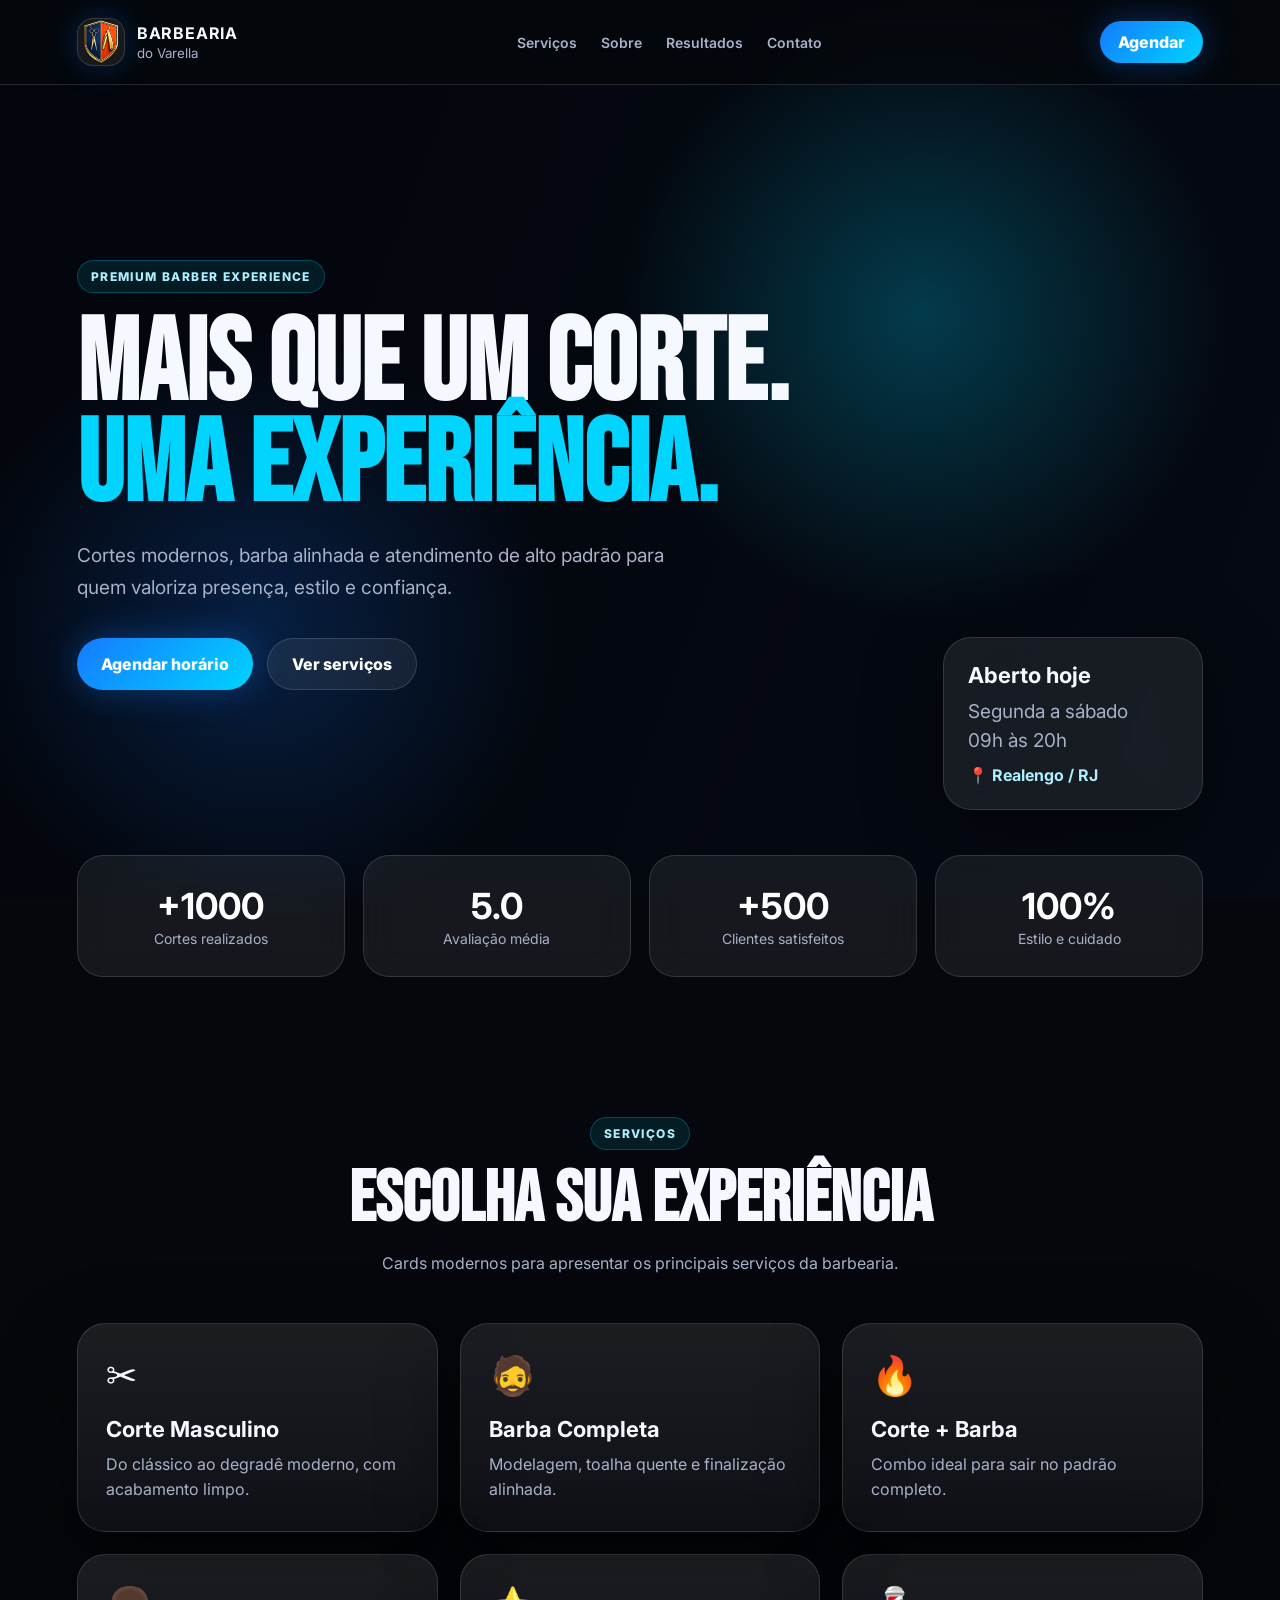
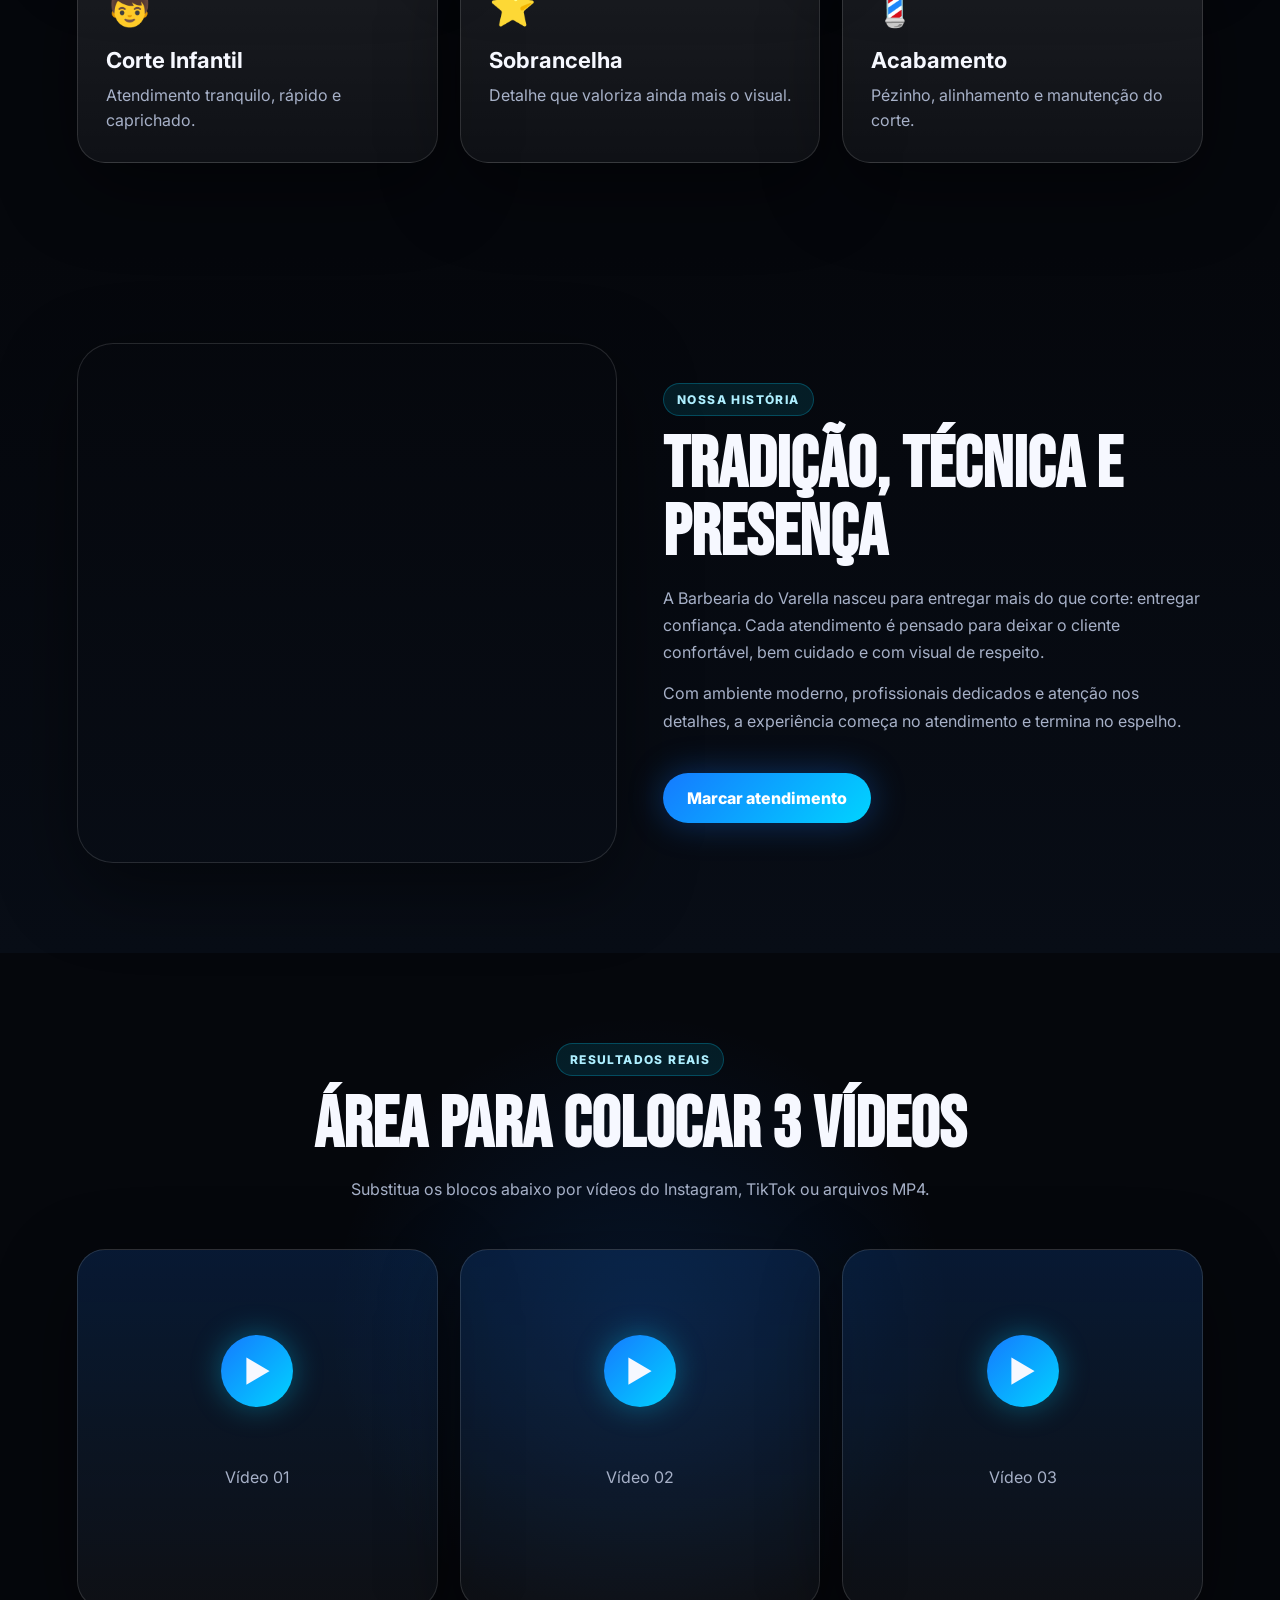
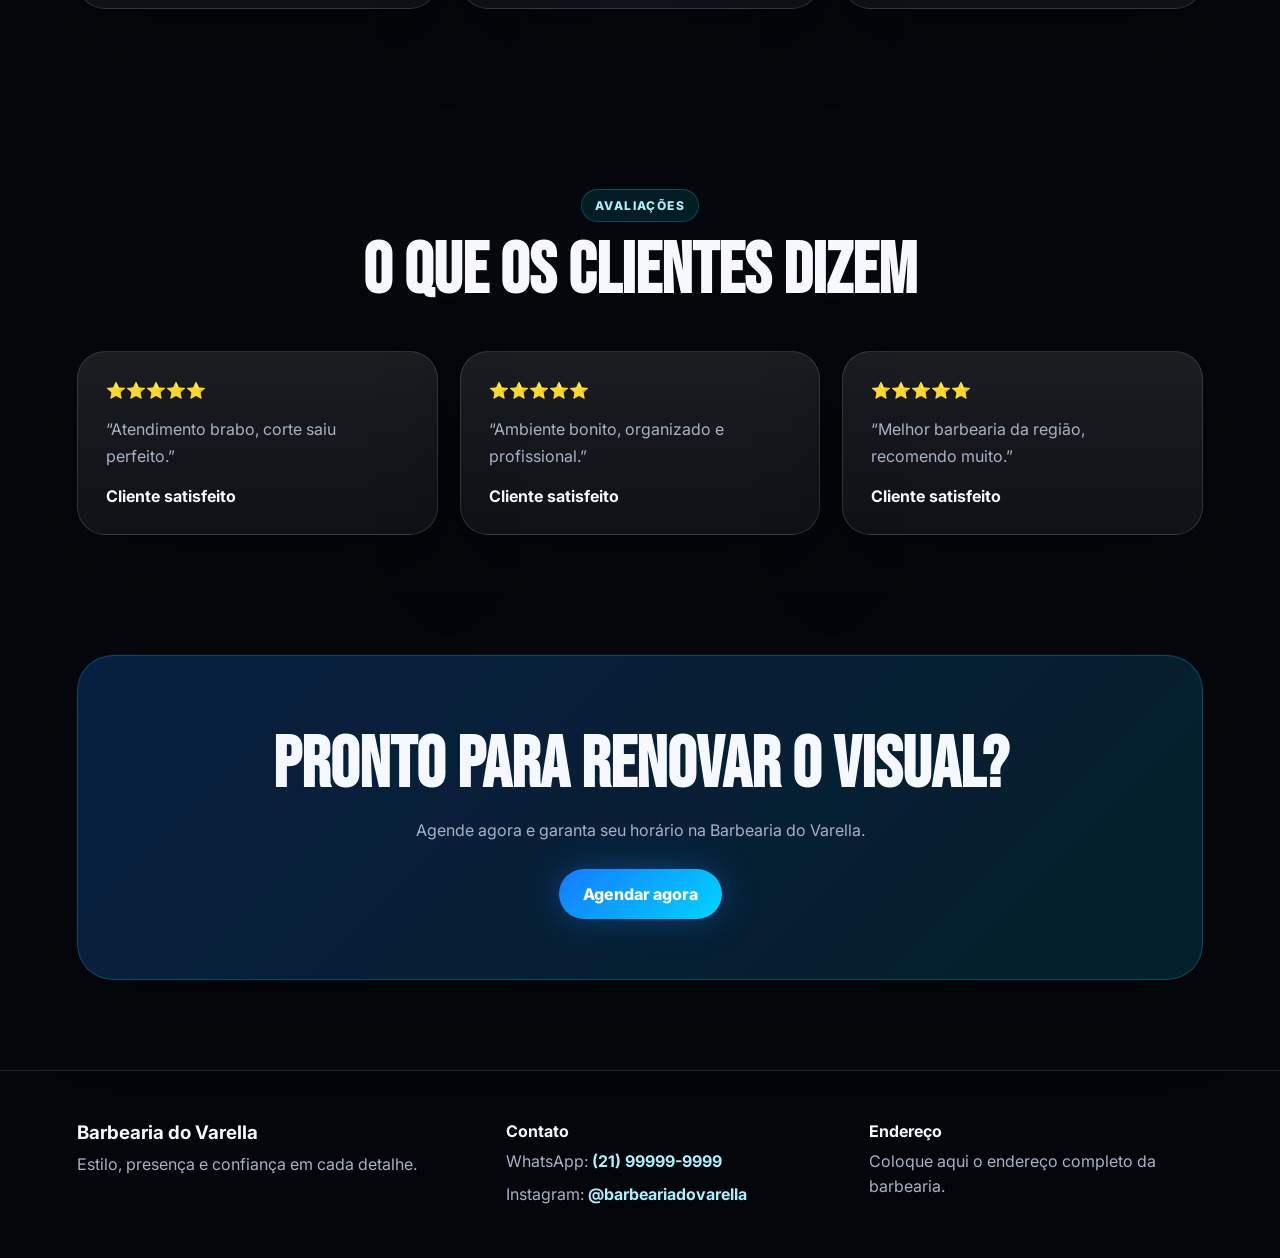
<file: index.html>
<!DOCTYPE html>
<html lang="pt-BR">
<head>
  <meta charset="UTF-8" />
  <meta name="viewport" content="width=device-width, initial-scale=1.0" />
  <title>Barbearia do Varella | Premium Barber</title>
  <link rel="preconnect" href="https://fonts.googleapis.com">
  <link rel="preconnect" href="https://fonts.gstatic.com" crossorigin>
  <link href="https://fonts.googleapis.com/css2?family=Bebas+Neue&family=Inter:wght@400;500;600;700;800&display=swap" rel="stylesheet">
  <link rel="icon" type="image/svg+xml" href="assets/logo/favicon.svg" />
  <link rel="apple-touch-icon" href="assets/logo/favicon.svg" />
  <link rel="stylesheet" href="style.css" />
</head>
<body>
  <header class="navbar">
    <a class="brand" href="index.html#inicio" aria-label="Voltar para o início">
      <span class="brand-logo"><img src="assets/logo/logo-escudo.svg" alt="Logo Barbearia do Varella"></span>
      <span><strong>Barbearia</strong><small>do Varella</small></span>
    </a>
    <nav>
      <a href="#servicos">Serviços</a>
      <a href="#sobre">Sobre</a>
      <a href="#resultados">Resultados</a>
      <a href="#contato">Contato</a>
    </nav>
    <a class="btn btn-small" href="agendamento.html">Agendar</a>
  </header>

  <main>
    <section class="hero" id="inicio">
      <div class="hero-bg"></div>
      <div class="hero-overlay"></div>
      <div class="hero-content reveal">
        <span class="tag">Premium barber experience</span>
        <h1>Mais que um corte. <br><span>Uma experiência.</span></h1>
        <p>Cortes modernos, barba alinhada e atendimento de alto padrão para quem valoriza presença, estilo e confiança.</p>
        <div class="hero-actions">
          <a class="btn" href="agendamento.html">Agendar horário</a>
          <a class="btn ghost" href="#servicos">Ver serviços</a>
        </div>
      </div>
      <div class="hero-card reveal">
        <strong>Aberto hoje</strong>
        <p>Segunda a sábado<br>09h às 20h</p>
        <span>📍 Realengo / RJ</span>
      </div>
    </section>

    <section class="stats reveal">
      <div><strong>+1000</strong><span>Cortes realizados</span></div>
      <div><strong>5.0</strong><span>Avaliação média</span></div>
      <div><strong>+500</strong><span>Clientes satisfeitos</span></div>
      <div><strong>100%</strong><span>Estilo e cuidado</span></div>
    </section>

    <section class="section" id="servicos">
      <div class="section-title reveal">
        <span class="tag">Serviços</span>
        <h2>Escolha sua experiência</h2>
        <p>Cards modernos para apresentar os principais serviços da barbearia.</p>
      </div>
      <div class="cards">
        <article class="service-card reveal"><span>✂️</span><h3>Corte Masculino</h3><p>Do clássico ao degradê moderno, com acabamento limpo.</p></article>
        <article class="service-card reveal"><span>🧔</span><h3>Barba Completa</h3><p>Modelagem, toalha quente e finalização alinhada.</p></article>
        <article class="service-card reveal"><span>🔥</span><h3>Corte + Barba</h3><p>Combo ideal para sair no padrão completo.</p></article>
        <article class="service-card reveal"><span>👦</span><h3>Corte Infantil</h3><p>Atendimento tranquilo, rápido e caprichado.</p></article>
        <article class="service-card reveal"><span>⭐</span><h3>Sobrancelha</h3><p>Detalhe que valoriza ainda mais o visual.</p></article>
        <article class="service-card reveal"><span>💈</span><h3>Acabamento</h3><p>Pézinho, alinhamento e manutenção do corte.</p></article>
      </div>
    </section>

    <section class="about" id="sobre">
      <div class="about-img reveal"></div>
      <div class="about-text reveal">
        <span class="tag">Nossa história</span>
        <h2>Tradição, técnica e presença</h2>
        <p>A Barbearia do Varella nasceu para entregar mais do que corte: entregar confiança. Cada atendimento é pensado para deixar o cliente confortável, bem cuidado e com visual de respeito.</p>
        <p>Com ambiente moderno, profissionais dedicados e atenção nos detalhes, a experiência começa no atendimento e termina no espelho.</p>
        <a class="btn" href="agendamento.html">Marcar atendimento</a>
      </div>
    </section>

    <section class="section video-section" id="resultados">
      <div class="section-title reveal">
        <span class="tag">Resultados reais</span>
        <h2>Área para colocar 3 vídeos</h2>
        <p>Substitua os blocos abaixo por vídeos do Instagram, TikTok ou arquivos MP4.</p>
      </div>
      <div class="videos">
        <div class="video-box reveal"><span>▶</span><p>Vídeo 01</p></div>
        <div class="video-box reveal"><span>▶</span><p>Vídeo 02</p></div>
        <div class="video-box reveal"><span>▶</span><p>Vídeo 03</p></div>
      </div>
    </section>

    <section class="reviews section">
      <div class="section-title reveal">
        <span class="tag">Avaliações</span>
        <h2>O que os clientes dizem</h2>
      </div>
      <div class="review-grid">
        <div class="review reveal">⭐⭐⭐⭐⭐<p>“Atendimento brabo, corte saiu perfeito.”</p><strong>Cliente satisfeito</strong></div>
        <div class="review reveal">⭐⭐⭐⭐⭐<p>“Ambiente bonito, organizado e profissional.”</p><strong>Cliente satisfeito</strong></div>
        <div class="review reveal">⭐⭐⭐⭐⭐<p>“Melhor barbearia da região, recomendo muito.”</p><strong>Cliente satisfeito</strong></div>
      </div>
    </section>

    <section class="cta reveal">
      <h2>Pronto para renovar o visual?</h2>
      <p>Agende agora e garanta seu horário na Barbearia do Varella.</p>
      <a class="btn" href="agendamento.html">Agendar agora</a>
    </section>
  </main>

  <footer id="contato">
    <div>
      <h3>Barbearia do Varella</h3>
      <p>Estilo, presença e confiança em cada detalhe.</p>
    </div>
    <div>
      <strong>Contato</strong>
      <p>WhatsApp: <a href="https://wa.me/5521999999999" target="_blank">(21) 99999-9999</a></p>
      <p>Instagram: <a href="https://instagram.com/barbeariadovarella" target="_blank">@barbeariadovarella</a></p>
    </div>
    <div>
      <strong>Endereço</strong>
      <p>Coloque aqui o endereço completo da barbearia.</p>
    </div>
  </footer>

  <script src="script.js"></script>
</body>
</html>
</file>
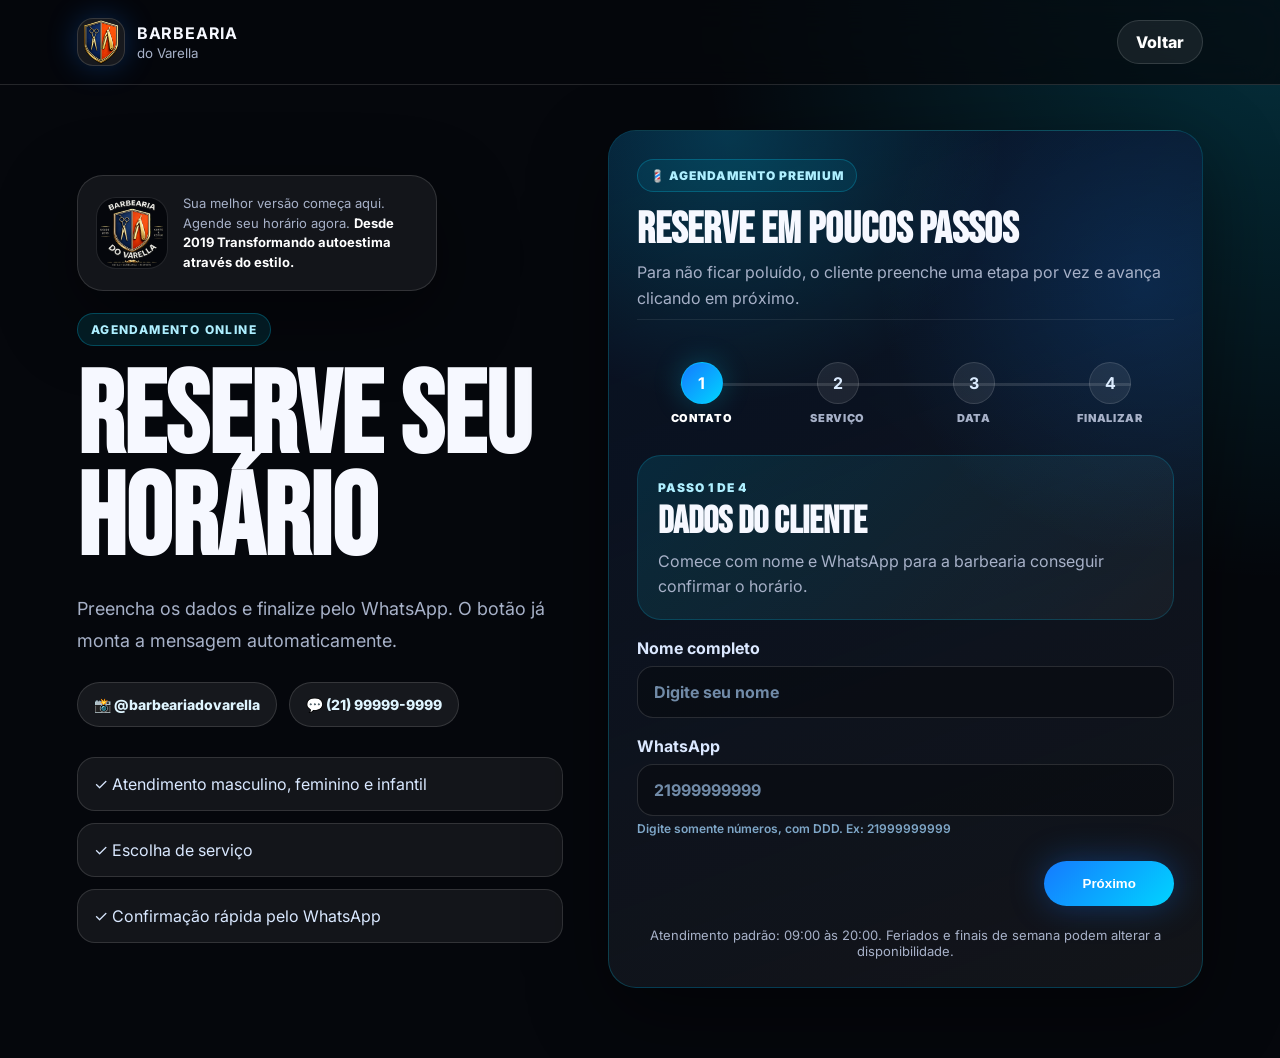
<file: agendamento.html>
<!DOCTYPE html>
<html lang="pt-BR">
<head>
  <meta charset="UTF-8" />
  <meta name="viewport" content="width=device-width, initial-scale=1.0" />
  <title>Agendamento | Barbearia do Varella</title>
  <link rel="preconnect" href="https://fonts.googleapis.com">
  <link rel="preconnect" href="https://fonts.gstatic.com" crossorigin>
  <link href="https://fonts.googleapis.com/css2?family=Bebas+Neue&family=Inter:wght@400;500;600;700;800&display=swap" rel="stylesheet">
  <link rel="icon" type="image/svg+xml" href="assets/logo/favicon.svg" />
  <link rel="apple-touch-icon" href="assets/logo/favicon.svg" />
  <link rel="stylesheet" href="style.css" />
</head>
<body class="schedule-page">
  <header class="navbar">
    <a class="brand" href="index.html#inicio" aria-label="Voltar para o início">
      <span class="brand-logo"><img src="assets/logo/logo-escudo.svg" alt="Logo Barbearia do Varella"></span>
      <span><strong>Barbearia</strong><small>do Varella</small></span>
    </a>
    <a class="btn btn-small ghost" href="index.html">Voltar</a>
  </header>

  <main class="schedule-wrap">
    <section class="schedule-info reveal">
      <div class="schedule-logo-box">
        <img src="assets/logo/logo-principal.svg" alt="Logo da Barbearia do Varella">
        <span>Sua melhor versão começa aqui. Agende seu horário agora.  
          <strong> Desde 2019 Transformando autoestima através do estilo.</strong></span>
      </div>
      <span class="tag">Agendamento online</span>
      <h1>Reserve seu horário</h1>
      <p>Preencha os dados e finalize pelo WhatsApp. O botão já monta a mensagem automaticamente.</p>
      <div class="contact-actions">
        <a class="contact-pill" href="https://instagram.com/barbeariadovarella" target="_blank">📸 @barbeariadovarella</a>
        <a class="contact-pill" href="https://wa.me/5521999999999" target="_blank">💬 (21) 99999-9999</a>
      </div>
      <div class="glass-list">
        <span>✓ Atendimento masculino, feminino e infantil</span>
        <span>✓ Escolha de serviço</span>
        <span>✓ Confirmação rápida pelo WhatsApp</span>
      </div>
    </section>

    <form class="schedule-form reveal premium-booking wizard-booking" id="bookingForm" novalidate>
      <div class="form-header">
        <span class="mini-tag">💈 Agendamento premium</span>
        <h2>Reserve em poucos passos</h2>
        <p>Para não ficar poluído, o cliente preenche uma etapa por vez e avança clicando em próximo.</p>
      </div>

      <div class="wizard-progress" aria-label="Progresso do agendamento">
        <div class="wizard-line"><span id="progressFill"></span></div>
        <button type="button" class="step-dot active" data-step="0"><b>1</b><small>Contato</small></button>
        <button type="button" class="step-dot" data-step="1"><b>2</b><small>Serviço</small></button>
        <button type="button" class="step-dot" data-step="2"><b>3</b><small>Data</small></button>
        <button type="button" class="step-dot" data-step="3"><b>4</b><small>Finalizar</small></button>
      </div>

      <div class="wizard-step active" data-step="0">
        <div class="step-title">
          <span>Passo 1 de 4</span>
          <h3>Dados do cliente</h3>
          <p>Comece com nome e WhatsApp para a barbearia conseguir confirmar o horário.</p>
        </div>
        <label>Nome completo<input type="text" id="nome" placeholder="Digite seu nome" required></label>
        <label>WhatsApp<input type="tel" id="telefone" inputmode="numeric" pattern="[0-9]*" maxlength="11" placeholder="21999999999" autocomplete="tel" required><small class="input-hint">Digite somente números, com DDD. Ex: 21999999999</small></label>
      </div>

      <div class="wizard-step" data-step="1">
        <div class="step-title">
          <span>Passo 2 de 4</span>
          <h3>Tipo e serviço</h3>
          <p>Escolha o tipo de atendimento e o serviço desejado.</p>
        </div>
        <label>Tipo de atendimento
          <select id="tipo" required>
            <option value="">Selecione</option>
            <option>Masculino</option>
            <option>Feminino</option>
            <option>Criança</option>
          </select>
        </label>
        <label>Serviço
          <select id="servico" required>
            <option value="">Selecione</option>
            <option>Corte Masculino</option>
            <option>Barba Completa</option>
            <option>Corte + Barba</option>
            <option>Corte Infantil</option>
            <option>Sobrancelha</option>
            <option>Acabamento</option>
          </select>
        </label>
      </div>

      <div class="wizard-step" data-step="2">
        <div class="step-title">
          <span>Passo 3 de 4</span>
          <h3>Data e horário</h3>
          <p>Horários disponíveis das 09:00 às 20:00, de 30 em 30 minutos.</p>
        </div>
        <div class="form-row">
          <label>Data<input type="date" id="data" required></label>
          <label>Horário
            <select id="hora" required>
              <option value="">Selecione</option>
              <option>09:00</option><option>09:30</option>
              <option>10:00</option><option>10:30</option>
              <option>11:00</option><option>11:30</option>
              <option>12:00</option><option>12:30</option>
              <option>13:00</option><option>13:30</option>
              <option>14:00</option><option>14:30</option>
              <option>15:00</option><option>15:30</option>
              <option>16:00</option><option>16:30</option>
              <option>17:00</option><option>17:30</option>
              <option>18:00</option><option>18:30</option>
              <option>19:00</option><option>19:30</option>
              <option>20:00</option>
            </select>
          </label>
        </div>
        <div class="holiday-alert">
          <strong>Atenção:</strong> horários em feriados e finais de semana podem ser afetados. Após enviar, aguarde a confirmação pelo WhatsApp.
        </div>
      </div>

      <div class="wizard-step" data-step="3">
        <div class="step-title">
          <span>Passo 4 de 4</span>
          <h3>Confirmação</h3>
          <p>Confira o resumo, adicione uma observação se quiser e envie para o WhatsApp.</p>
        </div>
        <div class="final-summary" id="finalSummary">
          <div><span>Cliente</span><strong>-</strong></div>
          <div><span>Serviço</span><strong>-</strong></div>
          <div><span>Data e horário</span><strong>-</strong></div>
        </div>
        <label>Observação<textarea id="obs" rows="4" placeholder="Ex: quero degradê baixo, barba alinhada..."></textarea></label>
      </div>

      <div class="wizard-actions">
        <button class="btn ghost" type="button" id="prevStep">Voltar</button>
        <button class="btn" type="button" id="nextStep">Próximo</button>
        <button class="btn btn-full send-btn" type="submit" id="sendBooking">Confirmar pelo WhatsApp</button>
      </div>

      <p class="form-note">Atendimento padrão: 09:00 às 20:00. Feriados e finais de semana podem alterar a disponibilidade.</p>
    </form>
  </main>

  <div class="custom-alert" id="customAlert" role="alert" aria-live="assertive">
    <div class="alert-icon">!</div>
    <div class="alert-content">
      <strong id="alertTitle">Atenção</strong>
      <span id="alertMessage">Preencha os campos obrigatórios.</span>
    </div>
    <button type="button" id="closeAlert" aria-label="Fechar aviso">×</button>
  </div>

  <script src="script.js"></script>
</body>
</html>
</file>
<file: style.css>
:root{
  --bg:#05070c;
  --bg2:#080d16;
  --blue:#157aff;
  --blue2:#00d4ff;
  --text:#f6f8ff;
  --muted:#a7b1c8;
  --card:rgba(255,255,255,.07);
  --stroke:rgba(255,255,255,.13);
  --shadow:0 25px 80px rgba(0,0,0,.45);
}
*{box-sizing:border-box;margin:0;padding:0}
html{scroll-behavior:smooth}
body{font-family:Inter,system-ui,sans-serif;background:var(--bg);color:var(--text);overflow-x:hidden}
a{text-decoration:none;color:inherit}
.navbar{position:fixed;top:0;left:0;width:100%;z-index:10;display:flex;align-items:center;justify-content:space-between;padding:18px 6%;background:rgba(5,7,12,.72);backdrop-filter:blur(18px);border-bottom:1px solid var(--stroke)}
.brand{display:flex;align-items:center;gap:12px}.brand-mark{width:48px;height:48px;border-radius:16px;display:grid;place-items:center;background:linear-gradient(135deg,var(--blue),var(--blue2));font-weight:900;box-shadow:0 0 30px rgba(21,122,255,.5)}
.brand strong{display:block;text-transform:uppercase;letter-spacing:.8px}.brand small{display:block;color:var(--muted);margin-top:2px}
nav{display:flex;gap:24px}nav a{color:var(--muted);font-weight:600;font-size:14px}nav a:hover{color:#fff}
.btn{display:inline-flex;align-items:center;justify-content:center;border:0;border-radius:999px;padding:15px 24px;background:linear-gradient(135deg,var(--blue),var(--blue2));color:#fff;font-weight:800;cursor:pointer;box-shadow:0 0 34px rgba(21,122,255,.35);transition:.25s}.btn:hover{transform:translateY(-2px);box-shadow:0 0 46px rgba(0,212,255,.45)}.btn-small{padding:11px 18px}.ghost{background:rgba(255,255,255,.07);box-shadow:none;border:1px solid var(--stroke)}
.hero{min-height:100vh;position:relative;display:flex;align-items:center;padding:130px 6% 80px;overflow:hidden}.hero-bg{position:absolute;inset:0;background:linear-gradient(110deg,#03060d 25%,rgba(5,10,20,.82)),url('https://images.unsplash.com/photo-1621605815971-fbc98d665033?auto=format&fit=crop&w=1600&q=80') center/cover}.hero-overlay{position:absolute;inset:0;background:radial-gradient(circle at 72% 35%,rgba(0,212,255,.25),transparent 28%),radial-gradient(circle at 20% 70%,rgba(21,122,255,.22),transparent 25%)}
.hero-content{position:relative;max-width:760px}.tag{display:inline-block;color:#aeefff;background:rgba(0,212,255,.1);border:1px solid rgba(0,212,255,.25);padding:8px 13px;border-radius:999px;font-size:12px;text-transform:uppercase;letter-spacing:1.4px;font-weight:800}.hero h1,.schedule-info h1{font-family:'Bebas Neue',sans-serif;font-size:clamp(58px,9vw,116px);line-height:.88;margin:22px 0}.hero h1 span,.schedule-info h1 span{color:var(--blue2)}.hero p{max-width:620px;color:var(--muted);font-size:19px;line-height:1.7}.hero-actions{display:flex;gap:14px;flex-wrap:wrap;margin-top:34px}.hero-card{position:absolute;right:6%;bottom:90px;width:260px;padding:24px;border:1px solid var(--stroke);background:rgba(255,255,255,.08);backdrop-filter:blur(18px);border-radius:28px;box-shadow:var(--shadow)}.hero-card strong{font-size:22px}.hero-card p{color:var(--muted);margin:10px 0;line-height:1.5}.hero-card span{color:#aeefff;font-weight:700}
.stats{display:grid;grid-template-columns:repeat(4,1fr);gap:18px;margin:-45px 6% 50px;position:relative;z-index:2}.stats div{padding:28px;background:rgba(255,255,255,.07);border:1px solid var(--stroke);border-radius:26px;text-align:center;backdrop-filter:blur(18px)}.stats strong{display:block;font-size:36px;color:#fff}.stats span{color:var(--muted);font-size:14px}
.section{padding:90px 6%}.section-title{text-align:center;max-width:720px;margin:0 auto 45px}.section-title h2,.about h2,.cta h2{font-family:'Bebas Neue';font-size:clamp(42px,6vw,72px);line-height:.95;margin:16px 0}.section-title p,.about p,.cta p{color:var(--muted);line-height:1.7}.cards{display:grid;grid-template-columns:repeat(3,1fr);gap:22px}.service-card,.review,.video-box,.schedule-form{background:linear-gradient(180deg,rgba(255,255,255,.09),rgba(255,255,255,.045));border:1px solid var(--stroke);border-radius:28px;padding:28px;box-shadow:var(--shadow);transition:.3s}.service-card:hover{transform:translateY(-8px);border-color:rgba(0,212,255,.45)}.service-card span{font-size:38px}.service-card h3{margin:18px 0 10px;font-size:22px}.service-card p{color:var(--muted);line-height:1.6}
.about{padding:90px 6%;display:grid;grid-template-columns:1fr 1fr;gap:46px;align-items:center;background:linear-gradient(180deg,var(--bg),var(--bg2))}.about-img{height:520px;border-radius:36px;background:url('https://images.unsplash.com/photo-1599351431202-1e0f0137899a?auto=format&fit=crop&w=1200&q=80') center/cover;border:1px solid var(--stroke);box-shadow:var(--shadow)}.about-text .btn{margin-top:24px}.about p{margin:14px 0}
.video-section{background:radial-gradient(circle at center,rgba(21,122,255,.13),transparent 42%)}.videos{display:grid;grid-template-columns:repeat(3,1fr);gap:22px}.video-box{min-height:360px;display:grid;place-items:center;text-align:center;background:linear-gradient(180deg,rgba(21,122,255,.16),rgba(255,255,255,.04))}.video-box span{width:72px;height:72px;border-radius:50%;display:grid;place-items:center;background:linear-gradient(135deg,var(--blue),var(--blue2));box-shadow:0 0 30px rgba(0,212,255,.35);font-size:30px}.video-box p{color:var(--muted);margin-top:-90px}
.review-grid{display:grid;grid-template-columns:repeat(3,1fr);gap:22px}.review p{color:var(--muted);margin:16px 0;line-height:1.7}.cta{margin:30px 6% 90px;padding:60px;border-radius:36px;text-align:center;background:linear-gradient(135deg,rgba(21,122,255,.22),rgba(0,212,255,.12));border:1px solid rgba(0,212,255,.25);box-shadow:var(--shadow)}.cta .btn{margin-top:25px}
footer{display:grid;grid-template-columns:1.2fr 1fr 1fr;gap:28px;padding:50px 6%;border-top:1px solid var(--stroke);background:#03050a}footer p{color:var(--muted);margin-top:8px;line-height:1.6}
.schedule-page{min-height:100vh;background:radial-gradient(circle at top right,rgba(0,212,255,.2),transparent 35%),var(--bg)}.schedule-wrap{min-height:100vh;padding:130px 6% 70px;display:grid;grid-template-columns:.9fr 1.1fr;gap:45px;align-items:center}.schedule-info p{color:var(--muted);line-height:1.8;font-size:18px}.glass-list{display:grid;gap:12px;margin-top:30px}.glass-list span{padding:16px;border:1px solid var(--stroke);background:rgba(255,255,255,.06);border-radius:18px;color:#d9e8ff}.schedule-form{display:grid;gap:18px}.schedule-form label{display:grid;gap:8px;font-weight:700;color:#dbe8ff}.schedule-form input,.schedule-form select,.schedule-form textarea{width:100%;border:1px solid var(--stroke);border-radius:16px;padding:15px 16px;background:rgba(0,0,0,.28);color:#fff;outline:0;font:inherit}.schedule-form input:focus,.schedule-form select:focus,.schedule-form textarea:focus{border-color:var(--blue2);box-shadow:0 0 0 3px rgba(0,212,255,.12)}.form-row{display:grid;grid-template-columns:1fr 1fr;gap:16px}.holiday-alert{padding:16px 18px;border-radius:18px;border:1px solid rgba(0,212,255,.28);background:linear-gradient(135deg,rgba(21,122,255,.16),rgba(255,255,255,.05));color:#dcecff;line-height:1.55;font-size:14px}.holiday-alert strong{color:#aeefff}
.form-note{color:var(--muted);font-size:13px;text-align:center}
.reveal{opacity:0;transform:translateY(22px);transition:.7s ease}.reveal.active{opacity:1;transform:translateY(0)}
@media(max-width:900px){nav{display:none}.hero{padding-top:120px}.hero-card{position:relative;right:auto;bottom:auto;margin-top:35px}.hero{display:block}.stats,.cards,.videos,.review-grid,.about,.schedule-wrap,footer{grid-template-columns:1fr}.stats{margin-top:20px}.about-img{height:360px}.form-row{grid-template-columns:1fr}.section{padding:70px 6%}.cta{padding:42px 22px}.hero h1,.schedule-info h1{font-size:66px}}

/* Atualização: logo real + contatos no agendamento */
.brand-logo{width:48px;height:48px;border-radius:16px;display:grid;place-items:center;background:rgba(255,255,255,.08);border:1px solid rgba(255,255,255,.14);overflow:hidden;box-shadow:0 0 30px rgba(21,122,255,.28)}
.brand-logo img{width:100%;height:100%;object-fit:cover;display:block}
.brand:hover strong,.brand:hover small{color:#fff}
footer a{color:#aeefff;font-weight:700}
.schedule-logo-box{width:100%;max-width:360px;margin-bottom:22px;padding:18px;border:1px solid var(--stroke);background:rgba(255,255,255,.06);border-radius:26px;display:flex;align-items:center;gap:15px;box-shadow:var(--shadow)}
.schedule-logo-box img{width:72px;height:72px;border-radius:20px;object-fit:cover;background:#05070c;border:1px solid rgba(255,255,255,.12)}
.schedule-logo-box span{color:var(--muted);font-size:13px;line-height:1.5}.schedule-logo-box strong{color:#fff}
.contact-actions{display:flex;gap:12px;flex-wrap:wrap;margin:24px 0 6px}.contact-pill{display:inline-flex;align-items:center;justify-content:center;padding:13px 16px;border-radius:999px;background:rgba(255,255,255,.07);border:1px solid var(--stroke);color:#dff5ff;font-weight:800;font-size:14px;transition:.25s}.contact-pill:hover{transform:translateY(-2px);border-color:rgba(0,212,255,.45);box-shadow:0 0 28px rgba(0,212,255,.18)}
@media(max-width:520px){.brand-logo{width:42px;height:42px}.brand strong{font-size:13px}.brand small{font-size:11px}.contact-actions{display:grid}.schedule-logo-box{max-width:100%}}


/* Agendamento premium atualizado */
.premium-booking{position:relative;overflow:hidden;border-color:rgba(0,212,255,.22);background:linear-gradient(160deg,rgba(7,18,38,.92),rgba(255,255,255,.055));}
.premium-booking:before{content:"";position:absolute;inset:-2px;pointer-events:none;background:radial-gradient(circle at 20% 0%,rgba(0,212,255,.20),transparent 28%),radial-gradient(circle at 90% 18%,rgba(21,122,255,.16),transparent 30%);}
.premium-booking>*{position:relative}.form-header{padding-bottom:8px;border-bottom:1px solid rgba(255,255,255,.08);margin-bottom:4px}.mini-tag{display:inline-flex;align-items:center;gap:8px;border:1px solid rgba(0,212,255,.24);background:rgba(0,212,255,.08);color:#aeefff;border-radius:999px;padding:8px 12px;font-size:12px;font-weight:900;text-transform:uppercase;letter-spacing:1px}.form-header h2{font-family:'Bebas Neue';font-size:44px;line-height:1;margin:16px 0 8px}.form-header p{color:var(--muted);line-height:1.6;margin:0}.booking-progress{display:grid;grid-template-columns:repeat(3,1fr);gap:10px;margin:8px 0}.booking-progress span{display:flex;align-items:center;justify-content:center;gap:7px;padding:11px 8px;border-radius:16px;background:rgba(255,255,255,.06);border:1px solid rgba(255,255,255,.08);color:#dcecff;font-size:12px;font-weight:800}.booking-progress b{display:inline-grid;place-items:center;width:22px;height:22px;border-radius:50%;background:linear-gradient(135deg,var(--blue),var(--blue2));color:#fff;font-size:12px}.input-hint{color:#7fa7c8;font-size:12px;font-weight:600;margin-top:-3px}.schedule-form input::placeholder,.schedule-form textarea::placeholder{color:#718ba8}.schedule-form input,.schedule-form select,.schedule-form textarea{transition:.25s}.schedule-form input:hover,.schedule-form select:hover,.schedule-form textarea:hover{border-color:rgba(0,212,255,.25);background:rgba(0,0,0,.34)}.booking-summary{display:grid;grid-template-columns:1fr 1fr;gap:12px}.booking-summary div{padding:15px;border-radius:18px;border:1px solid rgba(0,212,255,.20);background:rgba(0,212,255,.07)}.booking-summary span{display:block;color:#8fb2d0;font-size:12px;font-weight:800;text-transform:uppercase;letter-spacing:.8px;margin-bottom:6px}.booking-summary strong{font-size:17px;color:#eef8ff}.btn-full{width:100%;font-size:15px;padding:17px 24px}.schedule-form select option{background:#08111f;color:#fff}
@media(max-width:520px){.booking-progress,.booking-summary{grid-template-columns:1fr}.form-header h2{font-size:38px}}

/* Agendamento em etapas - versão menos poluída */
.wizard-booking{gap:20px;min-height:620px}
.wizard-progress{position:relative;display:grid;grid-template-columns:repeat(4,1fr);gap:8px;margin:8px 0 10px;padding-top:10px}
.wizard-line{position:absolute;left:8%;right:8%;top:31px;height:3px;background:rgba(255,255,255,.12);border-radius:999px;overflow:hidden;z-index:0}
.wizard-line span{display:block;width:0;height:100%;background:linear-gradient(90deg,var(--blue),var(--blue2));border-radius:999px;transition:.35s ease}
.step-dot{position:relative;z-index:1;border:0;background:transparent;color:var(--muted);display:grid;place-items:center;gap:7px;cursor:pointer;font:inherit}
.step-dot b{width:42px;height:42px;border-radius:50%;display:grid;place-items:center;background:rgba(255,255,255,.08);border:1px solid rgba(255,255,255,.12);color:#dcecff;transition:.25s ease;box-shadow:0 0 0 rgba(0,212,255,0)}
.step-dot small{font-size:11px;font-weight:900;text-transform:uppercase;letter-spacing:.7px}
.step-dot.active b,.step-dot.done b{background:linear-gradient(135deg,var(--blue),var(--blue2));border-color:rgba(0,212,255,.55);color:#fff;box-shadow:0 0 28px rgba(0,212,255,.25)}
.step-dot.active small{color:#fff}.step-dot.done small{color:#aeefff}
.wizard-step{display:none;animation:stepFade .32s ease}.wizard-step.active{display:grid;gap:18px}
@keyframes stepFade{from{opacity:0;transform:translateY(12px)}to{opacity:1;transform:translateY(0)}}
.step-title{padding:20px;border-radius:24px;background:linear-gradient(135deg,rgba(0,212,255,.12),rgba(255,255,255,.045));border:1px solid rgba(0,212,255,.18)}
.step-title span{display:inline-block;color:#aeefff;font-size:12px;font-weight:900;text-transform:uppercase;letter-spacing:1px;margin-bottom:8px}
.step-title h3{font-family:'Bebas Neue';font-size:38px;line-height:1;margin:0 0 8px}.step-title p{color:var(--muted);line-height:1.55;margin:0}
.wizard-actions{display:flex;gap:12px;align-items:center;justify-content:space-between;margin-top:4px}.wizard-actions .btn{min-width:130px}.wizard-actions .send-btn{display:none;flex:1}.wizard-actions.final .send-btn{display:inline-flex}.wizard-actions.final #nextStep{display:none}.wizard-actions.first #prevStep{visibility:hidden}
.final-summary{display:grid;grid-template-columns:1fr;gap:12px}.final-summary div{padding:16px;border-radius:18px;border:1px solid rgba(0,212,255,.20);background:rgba(0,212,255,.07)}.final-summary span{display:block;color:#8fb2d0;font-size:12px;font-weight:900;text-transform:uppercase;letter-spacing:.8px;margin-bottom:6px}.final-summary strong{color:#fff;font-size:16px;line-height:1.35}
@media(max-width:520px){.wizard-booking{min-height:auto}.wizard-progress{gap:4px}.step-dot b{width:36px;height:36px}.step-dot small{font-size:9px}.wizard-line{top:28px}.wizard-actions{display:grid;grid-template-columns:1fr 1fr}.wizard-actions .btn{width:100%;min-width:0}.wizard-actions.final{grid-template-columns:1fr}.wizard-actions.final #prevStep{visibility:visible}.step-title h3{font-size:34px}}


/* Caixa de aviso moderna para erros do agendamento */
.custom-alert{
  position:fixed;
  right:22px;
  bottom:22px;
  z-index:9999;
  width:min(420px, calc(100% - 32px));
  display:flex;
  align-items:center;
  gap:14px;
  padding:16px;
  border-radius:22px;
  border:1px solid rgba(0,212,255,.30);
  background:linear-gradient(135deg,rgba(7,18,38,.96),rgba(10,10,16,.96));
  box-shadow:0 22px 70px rgba(0,0,0,.55), 0 0 38px rgba(0,212,255,.18);
  backdrop-filter:blur(18px);
  transform:translateY(22px) scale(.96);
  opacity:0;
  pointer-events:none;
  transition:.28s ease;
}
.custom-alert.show{opacity:1;transform:translateY(0) scale(1);pointer-events:auto}
.alert-icon{
  width:44px;height:44px;border-radius:16px;flex:0 0 44px;
  display:grid;place-items:center;
  font-weight:900;color:#fff;
  background:linear-gradient(135deg,var(--blue),var(--blue2));
  box-shadow:0 0 28px rgba(0,212,255,.28);
}
.alert-content{display:grid;gap:4px;line-height:1.35}.alert-content strong{font-size:15px;color:#fff}.alert-content span{font-size:13px;color:#b9c7dd}
#closeAlert{margin-left:auto;width:34px;height:34px;border:0;border-radius:50%;cursor:pointer;background:rgba(255,255,255,.08);color:#dcecff;font-size:22px;line-height:1;transition:.2s}
#closeAlert:hover{background:rgba(0,212,255,.16);color:#fff}
.schedule-form input.field-error,.schedule-form select.field-error,.schedule-form textarea.field-error{border-color:rgba(0,212,255,.85)!important;box-shadow:0 0 0 4px rgba(0,212,255,.16),0 0 34px rgba(0,212,255,.14)!important;background:rgba(0,0,0,.42)!important;animation:errorPulse .42s ease}
@keyframes errorPulse{0%{transform:translateX(0)}25%{transform:translateX(-4px)}50%{transform:translateX(4px)}75%{transform:translateX(-2px)}100%{transform:translateX(0)}}
@media(max-width:520px){.custom-alert{left:16px;right:16px;bottom:16px;width:auto}}
</file>
